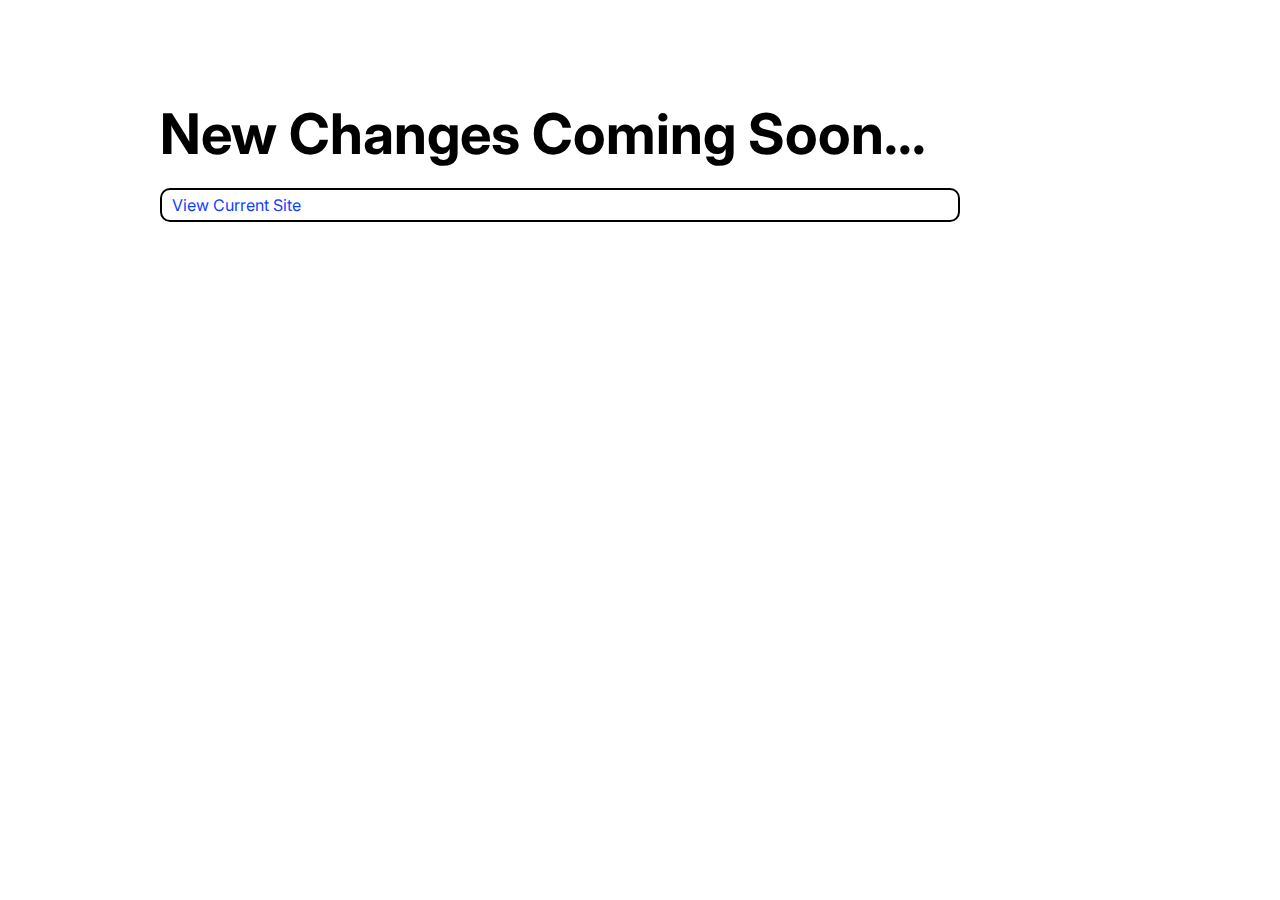
<file: index.html>
<!doctype html>

<html lang="en">

<head>
	<meta charset="utf-8">
	<title>Jonathan Choi — Portfolio</title>
	<link rel="icon" type="image/png" href="img/favicon.png">
	<link rel="stylesheet" href="css/main.css">
	<link rel="stylesheet" href="css/grid.css">
	<link href="https://fonts.googleapis.com/css2?family=Inter:wght@100;200;300;400;500;600;700;800;900&display=swap" rel="stylesheet">

	<meta name="viewport" content="width=device-width, initial-scale=1, minimum-scale=1" />
	<script src="js/themeLocalStorage.js"></script>
</head>

<body>


	<div class="custom-cursor"></div>

	<div class="wrapper">
		<section id="landing-tease">
			<div class="main-grid-container portfolio-tease" block--white">
				<div class="main-grid portfolio-tease">
					<div class="ethos tease-grid">
						<div class="portfolio-teaser-header">
							<h1>New Changes Coming Soon...</h1>
						</div>

						<div class="button tease-button hoverable">
							<a href="old-index.html">View Current Site</a>
						</div>
					</div>
				</div>
			</div>
		</section>
	</div>

	

	<script src="js/navMenu.js"></script>
	<script src="js/indexTabs.js"></script>
	<script src="js/darkModeToggle.js"></script>
	<script src="js/customCursor.js"></script>
</body>

</html>
</file>
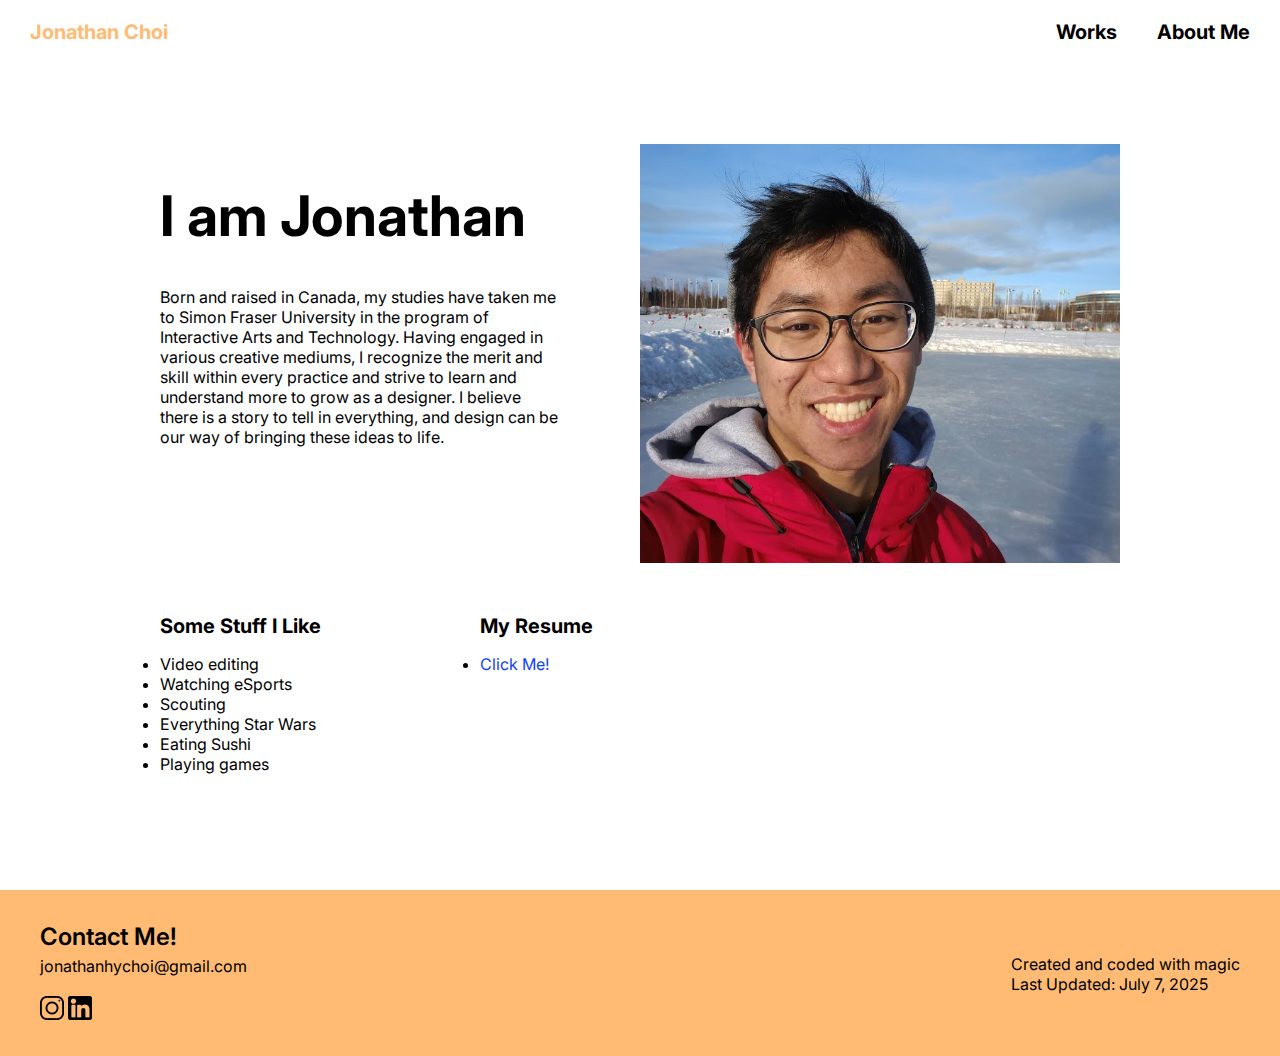
<file: about-me.html>
<!doctype html>

<html lang="en">

<head>
	<meta charset="utf-8">
	<title>About Me — About Jonathan</title>
	<link rel="icon" type="image/png" href="img/favicon.png">
	<link rel="stylesheet" href="css/main.css">
	<link rel="stylesheet" href="css/grid.css">
	<link href="https://fonts.googleapis.com/css2?family=Inter:wght@100;200;300;400;500;600;700;800;900&display=swap" rel="stylesheet">

	<meta name="viewport" content="width=device-width, initial-scale=1, minimum-scale=1" />
	<script src="js/themeLocalStorage.js"></script>
</head>

<body>
	<div class="wrapper">
		<header id="nav-header">
			<div class="nav-logo">
				<a href="old-index.html"><h6 class="light-orange-text">Jonathan Choi</h6></a>
			</div>

			<nav class="nav-links">
				<a href="old-index.html#works"><h6 class="link-one">Works</h6></a>
				<a href="about-me.html"><h6 class="link-two">About Me</h6></a>
			</nav>

			<div class="hamburger-button">
				<div class="hamburger-icon black"></div>
			</div>
		</header>

		<section id="dropdown" class="white">
			<div class="dropdown-menu white">
				<div class="divider-line black"></div>
				<nav class="dropdown-nav-links">
					<a href="old-index.html#works"><h6>Works</h6></a>
					<div class="divider-line black"></div>
					<a href="about-me.html"><h6>About Me</h6></a>
				</nav>
				<div class="divider-line black bottom-line"></div>
			</div>
		</section>


		<div class="main-grid-container about-me">
			<div class="main-grid">
				<div class="about-me-left-side">
					<div class="about-me-name-header">	
						<h1>I am Jonathan</h1>
					</div>
					<div class="about-me-description">
						<p>Born and raised in Canada, my studies have taken me to Simon Fraser University in the program of Interactive Arts and Technology. Having engaged in various creative mediums, I recognize the merit and skill within every practice and strive to learn and understand more to grow as a designer. I believe there is a story to tell in everything, and design can be our way of bringing these ideas to life.</p>
					</div>
				</div>

				<div class="about-me-right-side">
					<div class="image-headshot">
						<img src="img/head-shot-2.jpg" width="677" height="591" alt="An image of Jonathan Choi">
					</div>
				</div>

				<div class="extra-info-1">
					<h6 class="about-h6">Some Stuff I Like</h6>
						<ul class="about-bullets">
							<li>Video editing</li>
							<li>Watching eSports</li>
							<li>Scouting</li>
							<li>Everything Star Wars</li>
							<li>Eating Sushi</li>
							<li>Playing games</li>
						</ul>
				</div>

				<div class="extra-info-2">
					<h6 class="about-h6">My Resume</h6>
						<ul class="about-bullets">
							<li><a href="resources/Resume — Jonathan Choi (2025).pdf" target="_blank">Click Me!</a></li>
						</ul>
				</div>
			</div> <!-- End of main grid -->
		</div> <!-- End of main-grid container -->
	</div> <!-- End of wrapper section -->

	<footer class="light-orange">
		<div class="wrapper">
			<div class="footer-container light-orange">
				<div class="footer-first">
					<div class="footer-header">
						<h5>Contact Me!</h5>
					</div>
					<div class="footer-email">
						<a href="mailto:jonathanhychoi@gmail.com"><p class="footer-fineprint">jonathanhychoi@gmail.com</p></a>
					</div>
					<div class="footer-social-media">
						<a href="https://www.instagram.com/jonathan_choi17/" target="_blank"><img src="img/instagram-icon.png" width="24" height="24" alt="An image of the instagram icon"></a>
						<a href="https://www.linkedin.com/in/jonathan-choi-345033190/" target="_blank"><img src="img/linkedin-icon.png" width="24" height="24" alt="An image of the linkedin icon"></a>
					</div>
				</div>

				<div class="footer-social-media-mobile">
					<a href="https://www.instagram.com/jonathan_choi17/" target="_blank"><img src="img/instagram-icon.png" width="24" height="24" alt="An image of the instagram icon"></a>
					<a href="https://www.linkedin.com/in/jonathan-choi-345033190/" target="_blank"><img src="img/linkedin-icon.png" width="24" height="24" alt="An image of the linkedin icon"></a>
				</div>

				<div class="footer-third">
					<div class="creation-update-text">
						<p class="footer-fineprint">Created and coded with magic</p>
					</div>

					<div class="resources-text">
						<p class="footer-fineprint">Last Updated: July 7, 2025</p>
						<!-- OLD STUFF BELOW :) -->
						<!-- <a href="https://github.com/JChoi07/portfolio" target="_blank"><p class="footer-fineprint">GitHub</p></a>
						<a href="style-guide.html"><p class="footer-fineprint">Style Guide</p></a>
						<a href="references.html"><p class="footer-fineprint">References</p></a> -->
					</div>
				</div>
			</div>
		</div>
	</footer> <!-- End of footer section -->

	<script src="js/navMenu.js"></script>
</body>

</html>
</file>
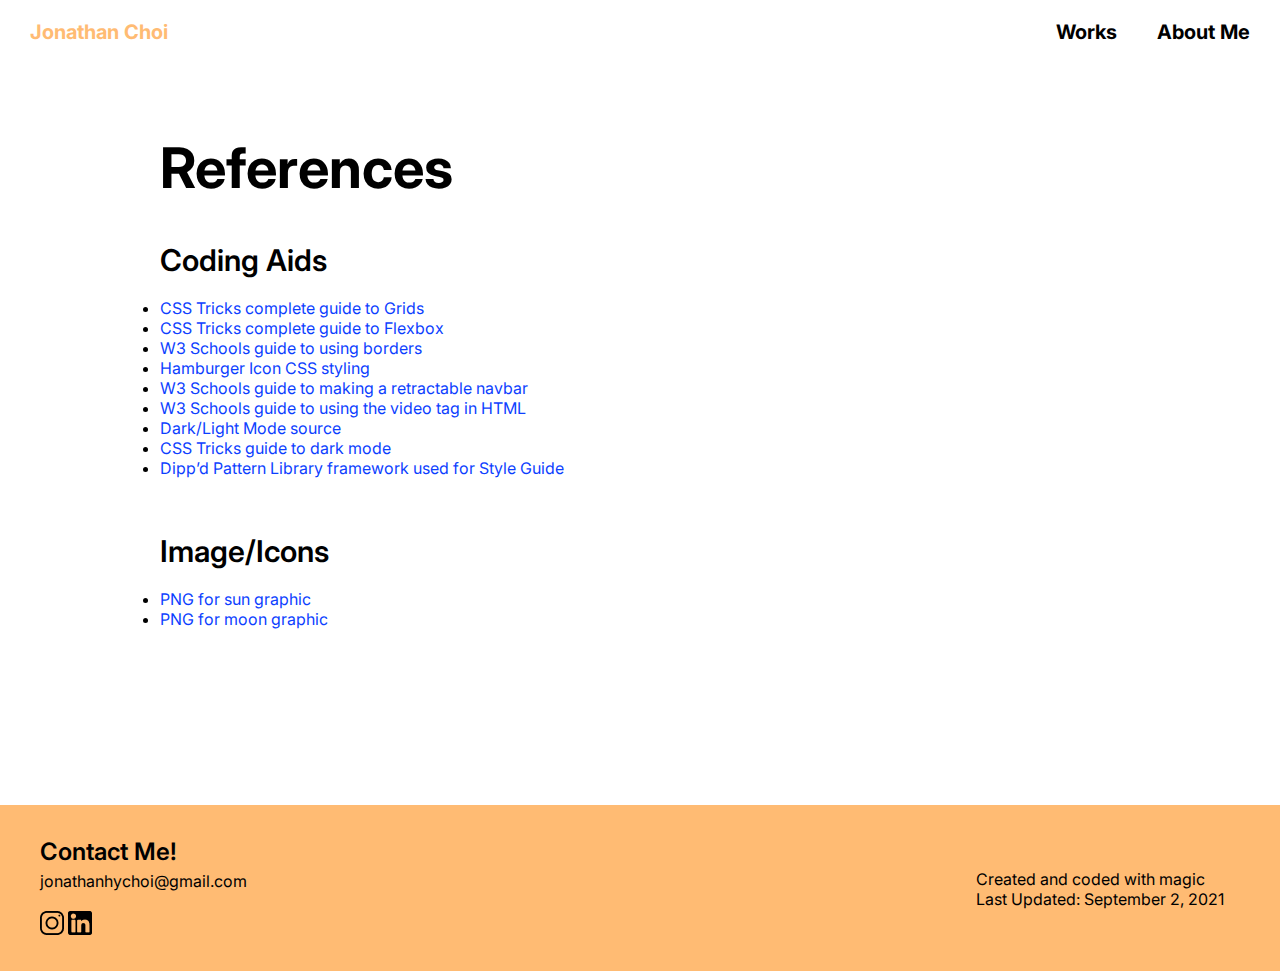
<file: references.html>
<!doctype html>

<html lang="en">

<head>
	<meta charset="utf-8">
	<title>References</title>
	<link rel="icon" type="image/png" href="img/favicon.png">
	<link rel="stylesheet" href="css/main.css">
	<link rel="stylesheet" href="css/grid.css">
	<link href="https://fonts.googleapis.com/css2?family=Inter:wght@100;200;300;400;500;600;700;800;900&display=swap" rel="stylesheet">

	<meta name="viewport" content="width=device-width, initial-scale=1, minimum-scale=1" />
	<script src="js/themeLocalStorage.js"></script>
</head>

<body>
	<div class="wrapper">
		<header id="nav-header">
			<div class="nav-logo">
				<a href="index.html"><h6 class="light-orange-text">Jonathan Choi</h6></a>
			</div>

			<nav class="nav-links">
				<a href="index.html#works"><h6 class="link-one">Works</h6></a>
				<a href="about-me.html"><h6 class="link-two">About Me</h6></a>
			</nav>

			<div class="hamburger-button">
				<div class="hamburger-icon black"></div>
			</div>
		</header>

		<section id="dropdown" class="white">
			<div class="dropdown-menu white">
				<div class="divider-line black"></div>
				<nav class="dropdown-nav-links">
					<a href="index.html#works"><h6>Works</h6></a>
					<div class="divider-line black"></div>
					<a href="about-me.html"><h6>About Me</h6></a>
				</nav>
				<div class="divider-line black bottom-line"></div>
			</div>
		</section>

		<div class="banner-wrapper references">
			<div class="banner">
				<h1>References</h1>
			</div>
		</div>

		<div class="main-grid-container references">
			<div class="main-grid">
				<section id="coding-references">
					<h4>Coding Aids</h4>
					<ul>
						<li><a href="https://css-tricks.com/snippets/css/complete-guide-grid/">CSS Tricks complete guide to Grids</a></li>
						<li><a href="https://css-tricks.com/snippets/css/a-guide-to-flexbox/">CSS Tricks complete guide to Flexbox</a></li>
						<li><a href="https://www.w3schools.com/cssref/pr_border.asp">W3 Schools guide to using borders</a></li>
						<li><a href="https://www.youtube.com/watch?v=dIyVTjJAkLw&t=24s*/">Hamburger Icon CSS styling</a></li> 
						<li><a href="https://www.w3schools.com/howto/howto_js_navbar_hide_scroll.asp">W3 Schools guide to making a retractable navbar</a></li> 
						<li><a href="https://www.w3schools.com/tags/att_video_loop.asp ">W3 Schools guide to using the video tag in HTML</a></li> 
						<li><a href="https://dev.to/ananyaneogi/create-a-dark-light-mode-switch-with-css-variables-34l8 ">Dark/Light Mode source</a></li> 
						<li><a href="https://css-tricks.com/a-complete-guide-to-dark-mode-on-the-web/">CSS Tricks guide to dark mode</a></li> 
						<li><a href="http://www.sfu.ca/~ybaik/iat339/Dippd-Pattern-Library/index.html">Dipp’d Pattern Library framework used for Style Guide</a></li>
					</ul>
				</section>

				<section id="image-icons-references">
					<h4>Image/Icons</h4>
					<ul>
						<li><a href="https://cdn1.iconfinder.com/data/icons/feather-2/24/sun-256.png">PNG for sun graphic</a></li>
						<li><a href="https://cdn4.iconfinder.com/data/icons/ionicons/512/icon-ios7-moon-outline-256.png">PNG for moon graphic</a></li>
					</ul>
				</section>
			</div> <!-- End of main grid -->
		</div> <!-- End of main-grid container -->
	</div> <!-- End of wrapper section -->

	<footer class="light-orange">
		<div class="wrapper">
			<div class="footer-container light-orange">
				<div class="footer-first">
					<div class="footer-header">
						<h5>Contact Me!</h5>
					</div>
					<div class="footer-email">
						<a href="mailto:jonathanhychoi@gmail.com"><p class="footer-fineprint">jonathanhychoi@gmail.com</p></a>
					</div>
					<div class="footer-social-media">
						<a href="https://www.instagram.com/jonathan_choi17/" target="_blank"><img src="img/instagram-icon.png" width="24" height="24" alt="An image of the instagram icon"></a>
						<a href="https://www.linkedin.com/in/jonathan-choi-345033190/" target="_blank"><img src="img/linkedin-icon.png" width="24" height="24" alt="An image of the linkedin icon"></a>
					</div>
				</div>

				<div class="footer-social-media-mobile">
					<a href="https://www.instagram.com/jonathan_choi17/" target="_blank"><img src="img/instagram-icon.png" width="24" height="24" alt="An image of the instagram icon"></a>
					<a href="https://www.linkedin.com/in/jonathan-choi-345033190/" target="_blank"><img src="img/linkedin-icon.png" width="24" height="24" alt="An image of the linkedin icon"></a>
				</div>

				<div class="footer-third">
					<div class="creation-update-text">
						<p class="footer-fineprint">Created and coded with magic</p>
					</div>

					<div class="resources-text">
						<p class="footer-fineprint">Last Updated: September 2, 2021</p>
						<!-- OLD STUFF BELOW :) -->
						<!-- <a href="https://github.com/JChoi07/portfolio" target="_blank"><p class="footer-fineprint">GitHub</p></a>
						<a href="style-guide.html"><p class="footer-fineprint">Style Guide</p></a>
						<a href="references.html"><p class="footer-fineprint">References</p></a> -->
					</div>
				</div>
			</div>
		</div>
	</footer> <!-- End of footer section -->

	<script src="js/navMenu.js"></script>
</body>

</html>
</file>
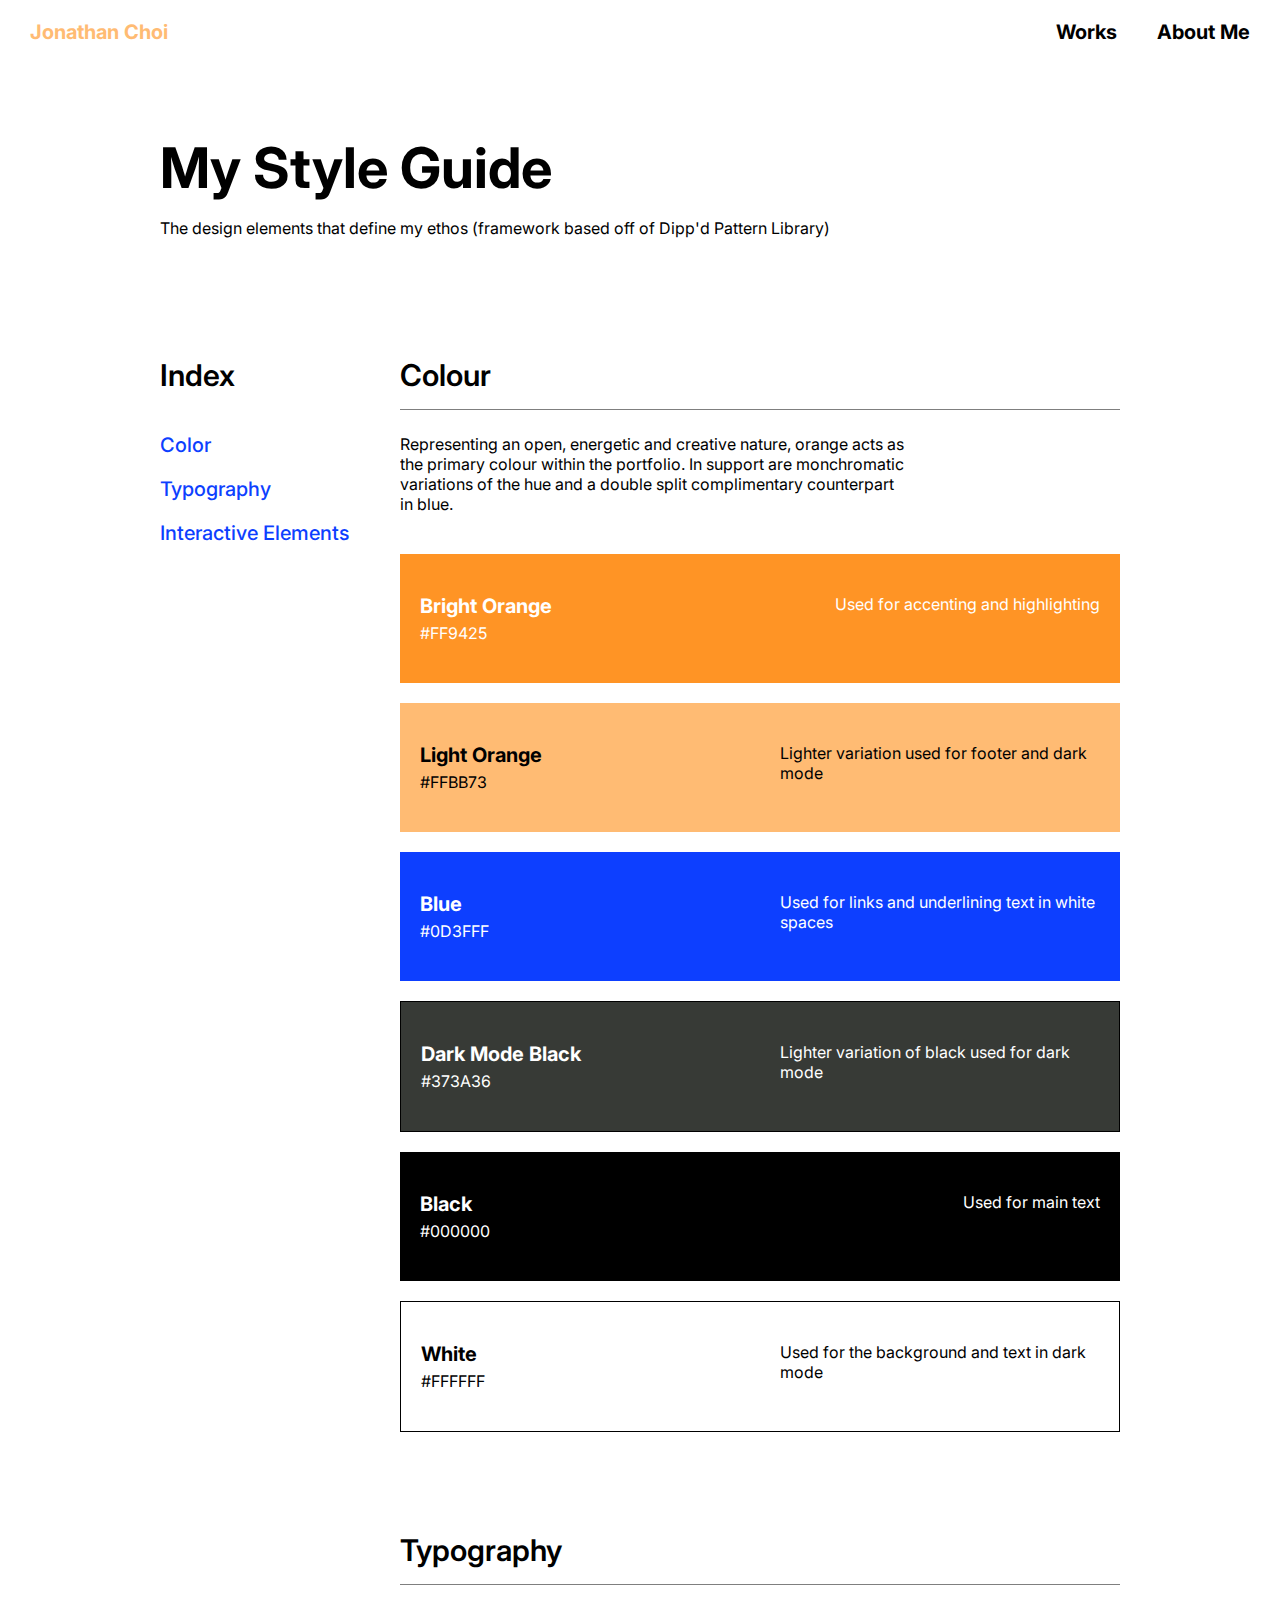
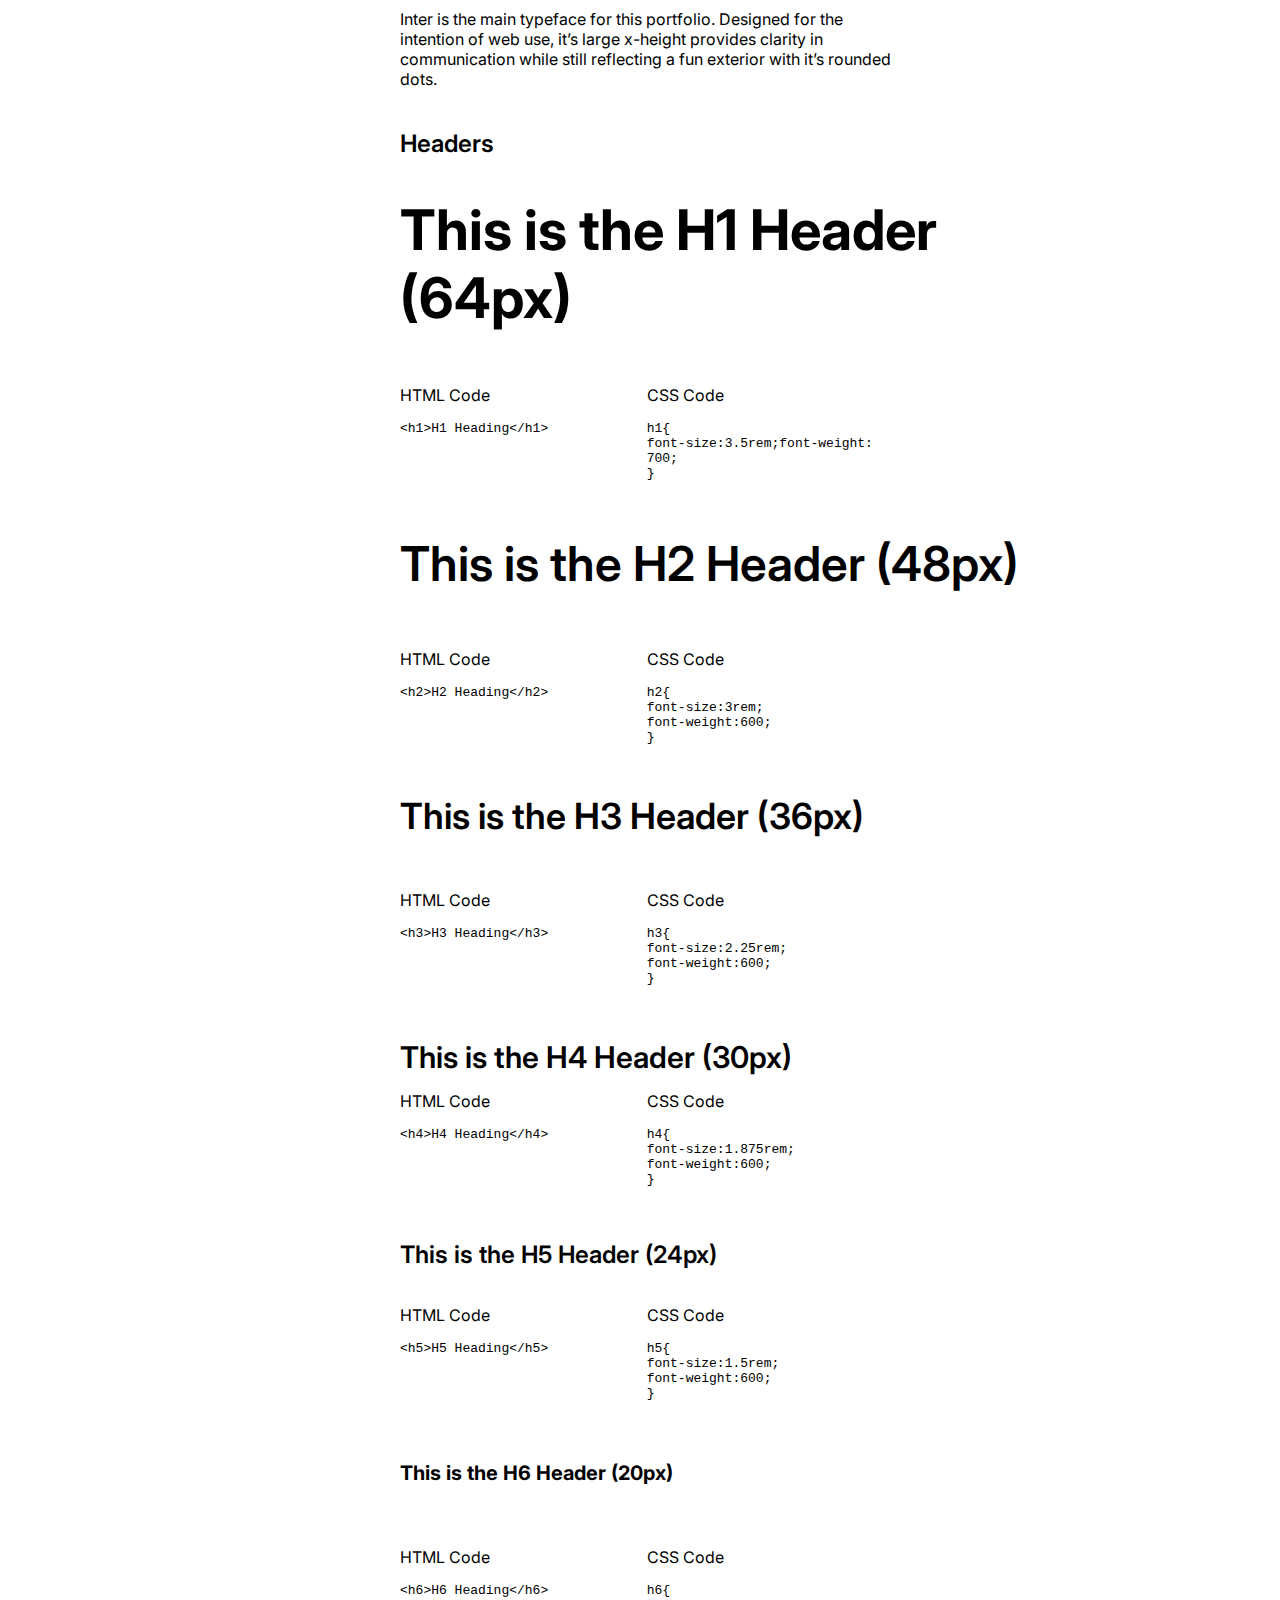
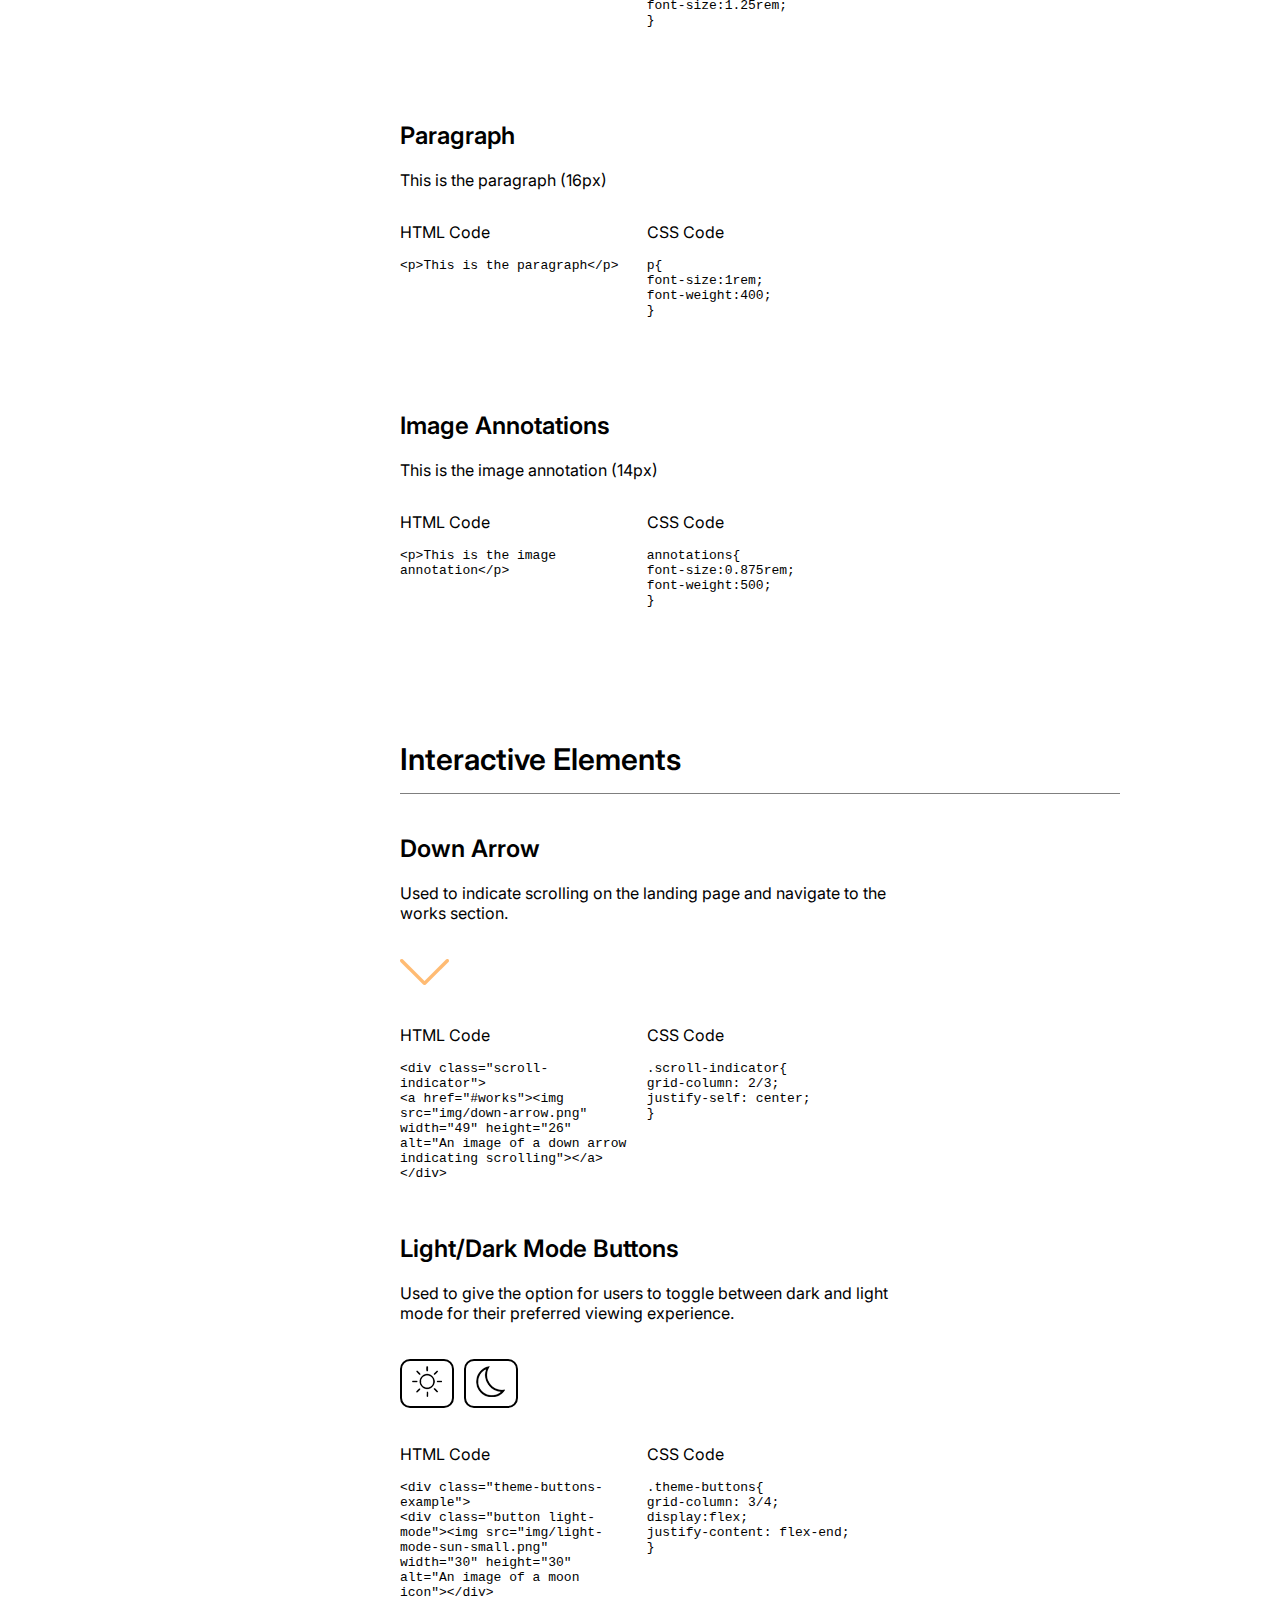
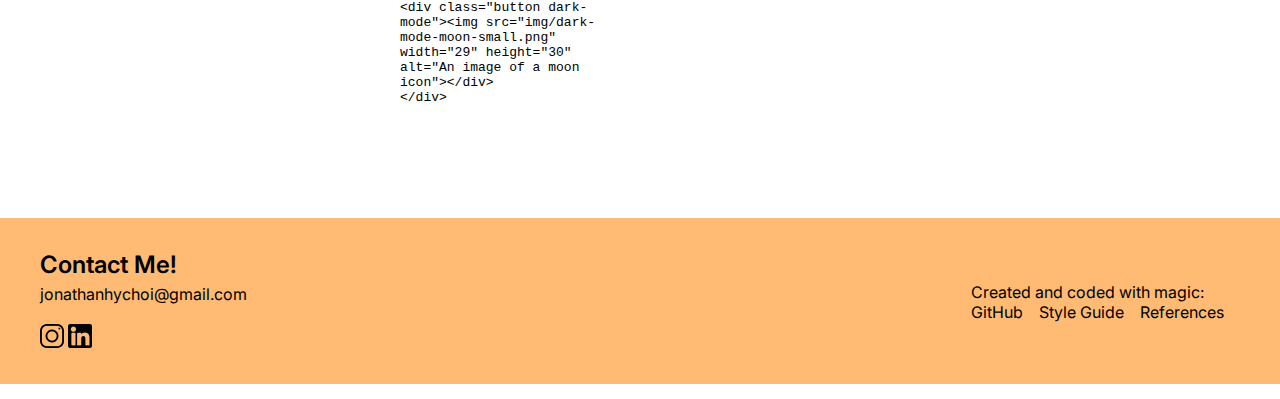
<file: style-guide.html>
<!doctype html>

<html lang="en">

<head>
	<meta charset="utf-8">
	<title>Style Guide</title>
	<link rel="icon" type="image/png" href="img/favicon.png">
	<link rel="stylesheet" href="css/main.css">
	<link rel="stylesheet" href="css/grid.css">
	<link href="https://fonts.googleapis.com/css2?family=Inter:wght@100;200;300;400;500;600;700;800;900&display=swap" rel="stylesheet">

	<meta name="viewport" content="width=device-width, initial-scale=1, minimum-scale=1" />
	<script src="js/themeLocalStorage.js"></script>
</head>

<body>
	<header id="nav-header">
		<div class="nav-logo">
			<a href="index.html"><h6 class="light-orange-text">Jonathan Choi</h6></a>
		</div>

		<nav class="nav-links">
			<a href="index.html#works"><h6 class="link-one">Works</h6></a>
			<a href="about-me.html"><h6 class="link-two">About Me</h6></a>
		</nav>

		<div class="hamburger-button">
			<div class="hamburger-icon black"></div>
		</div>
	</header>

	<section id="dropdown" class="white">
		<div class="dropdown-menu white">
			<div class="divider-line black"></div>
			<nav class="dropdown-nav-links">
				<a href="index.html#works"><h6>Works</h6></a>
				<div class="divider-line black"></div>
				<a href="about-me.html"><h6>About Me</h6></a>
			</nav>
			<div class="divider-line black bottom-line"></div>
		</div>
	</section>

	<div class="banner-wrapper">
		<div class="banner">
			<h1>My Style Guide</h1>
			<p>The design elements that define my ethos (framework based off of Dipp'd Pattern Library)</p>
		</div>
	</div>

	<div class="main-grid-container style-guide">
		<div class="main-grid">
			<aside class="aside-menu">
				<div class="sticky-element white">
					<h4>Index</h4>
					<div class="index-links">
						<a href="#colour-section"><h6 class="medium">Color</h6></a>
						<a href="#typography-section"><h6 class="medium">Typography</h6></a>
						<a href="#interactive-elements-section"><h6 class="medium">Interactive Elements</h6></a>
					</div>
				</div>
			</aside>

			<div class="main-section">
				<section id="colour-section" class="style-guide-section">
					<h4>Colour</h4>
					<div class="divider-line"></div>
					<div class="style-guide-paragraphs">
						<p>Representing an open, energetic and creative nature, orange acts as the primary colour within the portfolio. In support are monchromatic variations of the hue and a double split complimentary counterpart in blue.</p>
					</div>

					<div class="colour-swatch regular-orange">
						<div class="colour-name">
							<h6>Bright Orange</h6>
							<p>#FF9425</p>
						</div>
						<div class="colour-description">
							<p>Used for accenting and highlighting</p>
						</div>
					</div>
					<div class="colour-swatch light-orange">
						<div class="colour-name">
							<h6 class="black-text">Light Orange</h6>
							<p class="black-text">#FFBB73</p>
						</div>
						<div class="colour-description">
							<p class="black-text">Lighter variation used for footer and dark mode</p>
						</div>
					</div>
					<div class="colour-swatch blue">
						<div class="colour-name">
							<h6 class="white-text">Blue</h6>
							<p class="white-text">#0D3FFF</p>
						</div>
						<div class="colour-description">
							<p class="white-text">Used for links and underlining text in white spaces</p>
						</div>
					</div>
					<div class="colour-swatch dark-mode-black">
						<div class="colour-name">
							<h6 class="white-text">Dark Mode Black</h6>
							<p class="white-text">#373A36</p>
						</div>
						<div class="colour-description">
							<p class="white-text">Lighter variation of black used for dark mode</p>
						</div>
					</div>
					<div class="colour-swatch black">
						<div class="colour-name">
							<h6 class="white-text">Black</h6>
							<p class="white-text">#000000</p>
						</div>
						<div class="colour-description">
							<p class="white-text">Used for main text</p>
						</div>
					</div>
					<div class="colour-swatch white">
						<div class="colour-name">
							<h6 class="black-text">White</h6>
							<p class="black-text">#FFFFFF</p>
						</div>
						<div class="colour-description">
							<p class="black-text">Used for the background and text in dark mode</p>
						</div>
					</div>
				</section><!--  End of colour section -->

				<section id="typography-section" class="style-guide-section">
					<h4>Typography</h4>
					<div class="divider-line"></div>
					<div class="style-guide-paragraphs">
						<p>Inter is the main typeface for this portfolio. Designed for the intention of web use, it’s large x-height provides clarity in communication while still reflecting a fun exterior with it’s rounded dots.</p>
					</div>

					<div class="headers">
						<h5>Headers</h5>
						<h1>This is the H1 Header (64px)</h1>
						<div class="code-snippet">
							<div class="html-code">
								<p>HTML Code</p>
								<pre><code>&lt;h1&gt;H1 Heading&lt;/h1&gt;
								</code></pre>
							</div>
							<div class="css-code">
								<p>CSS Code</p>
								<pre><code>h1&lcub;
									font-size:3.5rem;font-weight: 700;
								&rcub;
								</code></pre>
							</div>
						</div>

						<h2>This is the H2 Header (48px)</h2>
						<div class="code-snippet">
							<div class="html-code">
								<p>HTML Code</p>
								<pre><code>&lt;h2&gt;H2 Heading&lt;/h2&gt;
								</code></pre>
							</div>
							<div class="css-code">
								<p>CSS Code</p>
								<pre><code>h2&lcub;
									font-size:3rem;
									font-weight:600;
								&rcub;
								</code></pre>
							</div>
						</div>

						<h3>This is the H3 Header (36px)</h3>
						<div class="code-snippet">
							<div class="html-code">
								<p>HTML Code</p>
								<pre><code>&lt;h3&gt;H3 Heading&lt;/h3&gt;
								</code></pre>
							</div>
							<div class="css-code">
								<p>CSS Code</p>
								<pre><code>h3&lcub;
									font-size:2.25rem;
									font-weight:600;
								&rcub;
								</code></pre>
							</div>
						</div>

						<h4>This is the H4 Header (30px)</h4>
						<div class="code-snippet">
							<div class="html-code">
								<p>HTML Code</p>
								<pre><code>&lt;h4&gt;H4 Heading&lt;/h4&gt;
								</code></pre>
							</div>
							<div class="css-code">
								<p>CSS Code</p>
								<pre><code>h4&lcub;
									font-size:1.875rem;
									font-weight:600;
								&rcub;
								</code></pre>
							</div>
						</div>

						<h5>This is the H5 Header (24px)</h5>
						<div class="code-snippet">
							<div class="html-code">
								<p>HTML Code</p>
								<pre><code>&lt;h5&gt;H5 Heading&lt;/h5&gt;
								</code></pre>
							</div>
							<div class="css-code">
								<p>CSS Code</p>
								<pre><code>h5&lcub;
									font-size:1.5rem;
									font-weight:600;
								&rcub;
								</code></pre>
							</div>
						</div>

						<h6>This is the H6 Header (20px)</h6>
						<div class="code-snippet">
							<div class="html-code">
								<p>HTML Code</p>
								<pre><code>&lt;h6&gt;H6 Heading&lt;/h6&gt;
								</code></pre>
							</div>
							<div class="css-code">
								<p>CSS Code</p>
								<pre><code>h6&lcub;
									font-size:1.25rem;
								&rcub;
								</code></pre>
							</div>
						</div>
					</div> <!-- End of headers class -->

					<div class="paragraphs">
						<h5>Paragraph</h5>
						<p>This is the paragraph (16px)</p>
						<div class="code-snippet">
							<div class="html-code">
								<p>HTML Code</p>
								<pre><code>&lt;p&gt;This is the paragraph&lt;/p&gt;
								</code></pre>
							</div>
							<div class="css-code">
								<p>CSS Code</p>
								<pre><code>p&lcub;
									font-size:1rem;
									font-weight:400;
								&rcub;
								</code></pre>
							</div>
						</div>
					</div> <!-- End of paragraphs class -->

					<div class="image-annotations">
						<h5>Image Annotations</h5>
						<p>This is the image annotation (14px)</p>
						<div class="code-snippet">
							<div class="html-code">
								<p>HTML Code</p>
								<pre><code>&lt;p&gt;This is the image annotation&lt;/p&gt;
								</code></pre>
							</div>
							<div class="css-code">
								<p>CSS Code</p>
								<pre><code>annotations&lcub;
									font-size:0.875rem;
									font-weight:500;
								&rcub;
								</code></pre>
							</div>
						</div>
					</div> <!-- End of image annotations class -->
				</section> <!-- End of typography section -->

				<section id="interactive-elements-section" class="style-guide-section">
					<h4>Interactive Elements</h4>
					<div class="divider-line"></div>
					<h5>Down Arrow</h5>
					<div class="style-guide-paragraphs">
						<p>Used to indicate scrolling on the landing page and navigate to the works section.</p>
					</div>
					<div class="scroll-indicator-example">
						<a href="#0"><img src="img/down-arrow.png" width="49" height="26" alt="An image of a down arrow indicating scrolling"></a>
					</div>
					<div class="code-snippet">
						<div class="html-code">
							<p>HTML Code</p>
							<pre><code>&lt;div class="scroll-indicator"&gt;
								&lt;a href="#works"&gt;&lt;img src="img/down-arrow.png" width="49" height="26" alt="An image of a down arrow indicating scrolling"&gt;&lt;/a&gt;
							&lt;/div&gt;
							</code></pre>
						</div>
						<div class="css-code">
							<p>CSS Code</p>
							<pre><code>.scroll-indicator&lcub;
								grid-column: 2/3;
								justify-self: center;
							&rcub;
							</code></pre>
						</div>
					</div>

					<h5>Light/Dark Mode Buttons</h5>
					<div class="style-guide-paragraphs">
						<p>Used to give the option for users to toggle between dark and light mode for their preferred viewing experience.</p>
					</div>
					<div class="theme-buttons-example">
						<div class="button light-mode"><img src="img/light-mode-sun-small2.png" width="30" height="31" alt="An image of a moon icon"></div>
						<div class="button dark-mode"><img src="img/dark-mode-moon-small2.png" width="30" height="31" alt="An image of a moon icon"></div>
					</div>
					<div class="code-snippet">
						<div class="html-code">
							<p>HTML Code</p>
							<pre><code>&lt;div class="theme-buttons-example"&gt;
								&lt;div class="button light-mode"&gt;&lt;img src="img/light-mode-sun-small.png" width="30" height="30" alt="An image of a moon icon"&gt;&lt;/div&gt;
								&lt;div class="button dark-mode"&gt;&lt;img src="img/dark-mode-moon-small.png" width="29" height="30" alt="An image of a moon icon"&gt;&lt;/div&gt;
							&lt;/div&gt;
							</code></pre>
						</div>
						<div class="css-code">
							<p>CSS Code</p>
							<pre><code>.theme-buttons&lcub;
								grid-column: 3/4;
								display:flex;
								justify-content: flex-end;
							&rcub;
							</code></pre>
						</div>
					</div>
				</section> <!-- End of interactive elements section -->
			</div>
		</div> <!-- End of main grid -->
	</div> <!-- End of main-grid container -->


	<footer>
		<div class="footer-container light-orange">
			<div class="footer-first">
				<div class="footer-header">
					<h5>Contact Me!</h5>
				</div>
				<div class="footer-email">
					<a href="mailto:jonathanhychoi@gmail.com"><p class="footer-fineprint">jonathanhychoi@gmail.com</p></a>
				</div>
				<div class="footer-social-media">
					<a href="https://www.instagram.com/jonathan_choi17/" target="_blank"><img src="img/instagram-icon.png" width="24" height="24" alt="An image of the instagram icon"></a>
					<a href="https://www.linkedin.com/in/jonathan-choi-345033190/" target="_blank"><img src="img/linkedin-icon.png" width="24" height="24" alt="An image of the linkedin icon"></a>
				</div>
			</div>

			<div class="footer-social-media-mobile">
				<a href="https://www.instagram.com/jonathan_choi17/" target="_blank"><img src="img/instagram-icon.png" width="24" height="24" alt="An image of the instagram icon"></a>
				<a href="https://www.linkedin.com/in/jonathan-choi-345033190/" target="_blank"><img src="img/linkedin-icon.png" width="24" height="24" alt="An image of the linkedin icon"></a>
			</div>

			<div class="footer-third">
				<div class="creation-update-text">
					<p class="footer-fineprint">Created and coded with magic:</p>
				</div>

				<div class="resources-text">
					<a href="https://github.com/JChoi07/portfolio" target="_blank"><p class="footer-fineprint">GitHub</p></a>
					<a href="style-guide.html"><p class="footer-fineprint">Style Guide</p></a>
					<a href="references.html"><p class="footer-fineprint">References</p></a>
				</div>
			</div>
		</div>
	</footer> <!-- End of footer section -->

	<script src="js/navMenu.js"></script>
</body>

</html>
</file>
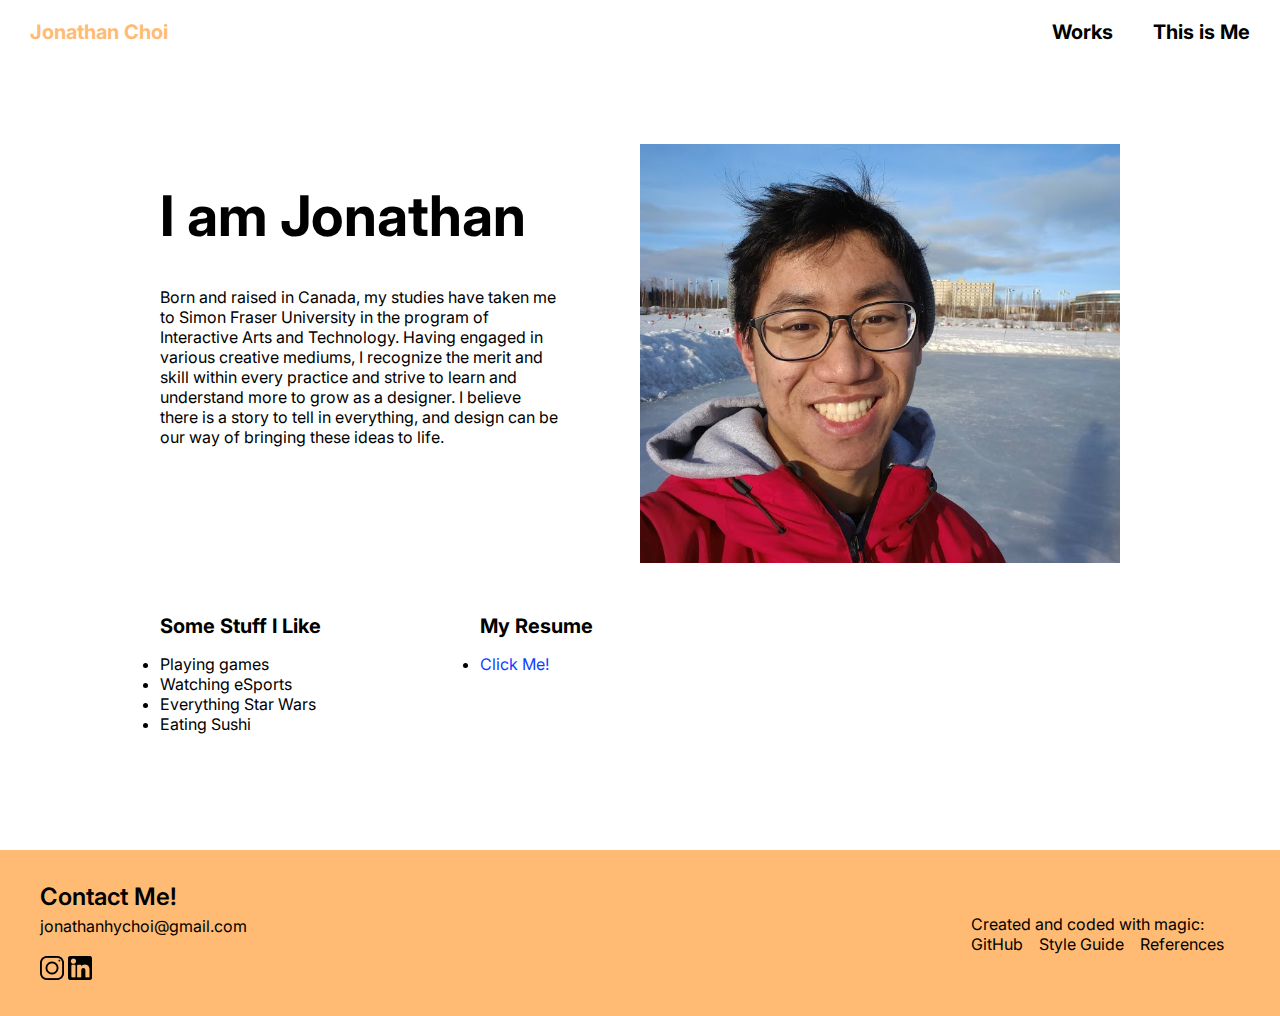
<file: this-is-me.html>
<!doctype html>

<html lang="en">

<head>
	<meta charset="utf-8">
	<title>This is Me — About Jonathan</title>
	<link rel="stylesheet" href="css/main.css">
	<link rel="stylesheet" href="css/grid.css">
	<link href="https://fonts.googleapis.com/css2?family=Inter:wght@100;200;300;400;500;600;700;800;900&display=swap" rel="stylesheet">

	<meta name="viewport" content="width=device-width, initial-scale=1, minimum-scale=1" />
</head>

<body>
	<header id="nav-header">
		<div class="nav-logo">
			<a href="index.html"><h6 class="light-orange-text">Jonathan Choi</h6></a>
		</div>

		<nav class="nav-links">
			<a href="index.html#works"><h6 class="link-one">Works</h6></a>
			<a href="this-is-me.html"><h6 class="link-two">This is Me</h6></a>
		</nav>

		<div class="hamburger-button">
			<div class="hamburger-icon black"></div>
		</div>
	</header>

	<section id="dropdown" class="white">
		<div class="dropdown-menu white">
			<div class="divider-line black"></div>
			<nav class="dropdown-nav-links">
				<a href="index.html#works"><h6>Works</h6></a>
				<div class="divider-line black"></div>
				<a href="this-is-me.html"><h6>This is Me</h6></a>
			</nav>
			<div class="divider-line black bottom-line"></div>
		</div>
	</section>


	<div class="main-grid-container about-me">
		<div class="main-grid">
			<div class="about-me-left-side">
				<div class="about-me-name-header">	
					<h1>I am Jonathan</h1>
				</div>
				<div class="about-me-description">
					<p>Born and raised in Canada, my studies have taken me to Simon Fraser University in the program of Interactive Arts and Technology. Having engaged in various creative mediums, I recognize the merit and skill within every practice and strive to learn and understand more to grow as a designer. I believe there is a story to tell in everything, and design can be our way of bringing these ideas to life.</p>
				</div>
			</div>

			<div class="about-me-right-side">
				<div class="image-headshot">
					<img src="img/head-shot-2.jpg" width="677" height="591" alt="An image of Jonathan Choi">
				</div>
			</div>

			<div class="extra-info-1">
				<h6 class="about-h6">Some Stuff I Like</h6>
					<ul class="about-bullets">
						<li>Playing games</li>
						<li>Watching eSports</li>
						<li>Everything Star Wars</li>
						<li>Eating Sushi</li>
					</ul>
			</div>

			<div class="extra-info-2">
				<h6 class="about-h6">My Resume</h6>
					<ul class="about-bullets">
						<li><a href="resources/Resume-Jonathan Choi-(Final Copy).pdf" target="_blank">Click Me!</a></li>
					</ul>
			</div>
		</div> <!-- End of main grid -->
	</div> <!-- End of main-grid container -->


	<footer>
		<div class="footer-container light-orange">
			<div class="footer-first">
				<div class="footer-header">
					<h5>Contact Me!</h5>
				</div>
				<div class="footer-email">
					<a href="mailto:jonathanhychoi@gmail.com"><p class="footer-fineprint">jonathanhychoi@gmail.com</p></a>
				</div>
				<div class="footer-social-media">
					<a href="https://www.instagram.com/jonathan_choi17/" target="_blank"><img src="img/instagram-icon.png" width="24" height="24" alt="An image of the instagram icon"></a>
					<a href="https://www.linkedin.com/in/jonathan-choi-345033190/" target="_blank"><img src="img/linkedin-icon.png" width="24" height="24" alt="An image of the linkedin icon"></a>
				</div>
			</div>

			<div class="footer-social-media-mobile">
				<a href="https://www.instagram.com/jonathan_choi17/" target="_blank"><img src="img/instagram-icon.png" width="24" height="24" alt="An image of the instagram icon"></a>
				<a href="https://www.linkedin.com/in/jonathan-choi-345033190/" target="_blank"><img src="img/linkedin-icon.png" width="24" height="24" alt="An image of the linkedin icon"></a>
			</div>

			<div class="footer-third">
				<div class="creation-update-text">
					<p class="footer-fineprint">Created and coded with magic:</p>
				</div>

				<div class="resources-text">
					<a href="https://github.com/JChoi07/portfolio" target="_blank"><p class="footer-fineprint">GitHub</p></a>
					<a href="style-guide.html"><p class="footer-fineprint">Style Guide</p></a>
					<a href="references.html"><p class="footer-fineprint">References</p></a>
				</div>
			</div>
		</div>
	</footer> <!-- End of footer section -->

	<script src="js/navMenu.js"></script>
</body>

</html>
</file>
<file: css/main.css>
/*REFERENCES (Also found in the code)
- Hamburger menu reference: https://www.youtube.com/watch?v=dIyVTjJAkLw&t=24s
- Dark/Light Mode source:https://dev.to/ananyaneogi/create-a-dark-light-mode-switch-with-css-variables-34l8*/

/*TABLE OF CONTENTS (MAIN PAGE SECTIONS)
Control F to these sections:
- GLOBAL
	- Typography
	- Color Swatches
	- Buttons
	- Navigation Bar
	- Divider Line
	- Footer
	- Image Stuff
- INDEX
	- Landing Page
	- Works Sections
- WORKS PAGE (VENTURA FUTURE)
	- Work Preview Section
	- Graphic Assets
	- Microsite Assets
	- Final Thoughts and Index
- WORKS PAGE (DIPP'D DONUTS)
	- Work Preview Section
	- Research Gatherings
	- Brand Iterations
	- Implementing the Design
	- Final Video Assets
- WORKS PAGE (TWITCH)
	- Brand and User Research
- ABOUT ME
- STYLE GUIDE
- REFERENCES
*/


/*GLOBAL========================================================================*/
*{
	box-sizing: border-box;
/*	transition: background 0.6s ease-in-out, color 0.5s ease-in-out;*/
}

/*Dark/Light Mode Theme*/
/*Dark/Light Mode source:https://dev.to/ananyaneogi/create-a-dark-light-mode-switch-with-css-variables-34l8*/
:root{
	--primary-color:#FF9425;
	--secondary-color:#FFBB73;
	--tertiary-color:#0D3FFF;
	--font-color:black;
	--bg-color:#FFFFFF;
	--heading-color:black;
	--line-color:rgb(0,0,0, .5);

}

[data-theme="dark"]{
	--primary-color:#FF9425;
	--secondary-color:#FFBB73;
	--tertiary-color:#26C5FF;
	--font-color:white;
	--bg-color:#272727;
	--heading-color:white;
	--line-color:white;
}

body{
	font-family:"Inter", sans-serif;
	font-weight:400;
	margin:0;
	background-color:var(--bg-color);
}


html{
	scroll-behavior: smooth;
}

a{
	color:var(--tertiary-color);
	text-decoration:none;
}

a:hover{
	color:var(--tertiary-color);
	text-decoration:underline;
}

pre{
	white-space: pre-line;
}

figure{
	margin-top: 0;
	margin-left: 0;
	margin-right: 0;
	margin-bottom: 0;
}


/*TYPOGRAPHY-----------------------------------------------------------------------*/
h1{
	font-size:3.5rem;
	font-weight: 700;
}

h2{
	font-size:3rem;
	font-weight:600;
}

h3{
	font-size:2.25rem;
	font-weight:600;
}

h4{
	font-size:1.875rem;
	font-weight:600;
}

h5{
	font-size:1.5rem;
	font-weight:600;
}

h6{
	font-size:1.25rem;
}


p{
	font-size:1rem;
	font-weight:400;
}

.content-list-parent{
	padding-top:1rem;
}

.content-list-child{
	padding-bottom:1rem;
}

.list{
	grid-column:2/11;
}
.footer-social-media-mobile{
	display:none;
}

.footer-fineprint{
	font-size:1rem;
}

.annotations{
	font-size:0.875rem;
	font-weight:500;
	/*font-style:italic;*/
}

.semi-bold-orange-text{
	font-weight:600;
	color:#FF9425;
}

.semi-bold{
	font-weight:600;
}

.medium{
	font-weight:500;
}

.non-bold{
	font-weight:400;
}

.img-caption{
	text-align: center;
	font-size: 0.875rem;
}

.annotation-quote{
	margin-top:2rem;
	margin-bottom:0.5rem;
}

.annotation-quote-body{
	margin-top:0rem;
	margin-bottom:0.5rem;
}

.annotation-quote-name{
	margin-top:0rem;
	font-size:0.813rem;
	font-style:italic;
}

/*COLOR SWATCHES---------------------------------------------------------------------------------------------*/
.regular-orange{
	background:#FF9425;
	color:#FFFFFF;
}

.light-orange{
	background:#FFBB73;
}

.blue{
	background:#0D3FFF;
}

.light-blue{
	background:#26C5FF;
}

.dark-mode-black{
	background:#373A36;
}

.regular-orange-text{
	color:#FF9425;
}

.light-orange-text{
	color:#FFBB73;
}

.blue-text{
	color:#0D3FFF;
}

.black{
	background:black;
}

.white{
	background:white;
}

.black-text{
	color:black;
}

.white-text{
	color:white;
}

/*BUTTONS------------------------------------------------------------------------------------------*/
.button{
	border-radius:10px;
	padding:5px 10px 5px 10px;
	border:2px solid black;
	background:white;
	cursor:pointer;
}

.button.light-mode{
	margin-right:0.625rem;
}


/*NAVIGATION BAR---------------------------------------------------------------------------------*/
header{
	position:sticky;
	top:0;
	z-index:1200;
	display:flex;
	justify-content: space-between;
	align-items: center;
	padding:1.25rem 1.875rem;
	transition:top 0.3s;
	background-color:var(--bg-color);
}

header a{
	text-decoration: none;
}

header a:hover{
	text-decoration-color:var(--tertiary-color);
	text-decoration-thickness:3px;
}

.nav-logo a:hover{
	text-decoration:none;
}

.nav-logo h6{
	margin:0;
}

.nav-links{
	display:flex;
	justify-content: space-between;
}

.nav-links h6{
	display:flex;
	justify-content: space-between;
	margin:0;
	/*color:var(--font-color);*/
}

.nav-links a{
	color:var(--font-color);
	text-decoration-color:#0D3FFF;
}

.link-one{
	padding-right:2.5rem;
}


/***Hamburger Menu***/
/*- Hamburger menu reference: https://www.youtube.com/watch?v=dIyVTjJAkLw&t=24s*/

.hamburger-button{
	display:none;
	position:relative;
	width:45px;
	height:40px;
	cursor:pointer;
	transition:all .3s ease-in-out;
	/*border:3px solid black*/
}

.hamburger-icon{
	width:40px;
	height:2px;
	transition:all .3s ease-in-out;
	background:var(--font-color);
}

.hamburger-icon::before,
.hamburger-icon::after {
	content:'';
	position:absolute;
	width:40px;
	height:2px;
	transition:all .3s ease-in-out;
	background:var(--font-color);
}

.hamburger-icon::before{
	transform:translateY(-10px);
}

.hamburger-icon::after{
	transform:translateY(10px);
}

/*Hamburger Animation*/
.hamburger-button.open .hamburger-icon{
	transform:translate(-10px);
	background:transparent;
}

.hamburger-button.open .hamburger-icon::before{
	transform: rotate(45deg) translate(8px, -8px)
}

.hamburger-button.open .hamburger-icon::after{
	transform: rotate(-45deg) translate(8px, 8px)
}

/***Dropdown***/
#dropdown{
	position:absolute;
	top:78px;
	z-index:1199;
	width:100%;
	display:none;
	background:var(--bg-color);
}

#dropdown.active{
	display:block;
}

.dropdown-menu{
	position:fixed;
	width:100%;
	z-index:1198;
	background:var(--bg-color);
}

#dropdown .divider-line{
	width:100%;
	margin-top:0.313rem;
	margin-bottom:0.313rem;
}

#dropdown .divider-line.bottom-line{
	margin-bottom:0;
}

#dropdown h6{
	margin:0;
	padding-top:1rem;
	padding-bottom:1rem;
	padding-right:1.875rem;
}

.nav-wrapper{
	display: flex;
	justify-content: flex-end;
	text-align:right;
}

.dropdown-nav-links a{
	color:black;
	text-align:right;
	color:var(--font-color);
	text-decoration-color: #0D3FFF;
}

/*dropdown animation*/
.dropdown-menu.open{
	animation:dropdownOpen 300ms ease-in forwards;
}

.dropdown-menu.close{
	animation:dropdownClose 300ms ease-out forwards;
}

@keyframes dropdownWrapper{
	0%{
		/*transform:scale(0);*/
		transform:translateY(-600px);
	}
	80%{
		/*transform:scale(1.1);*/
	}
	100%{
		/*transform:scale(1);*/
		transform:translateY(0);
	}
}


@keyframes dropdownOpen{
	0%{
		/*transform:scale(0);*/
		transform:translateY(-600px);
	}
	80%{
		/*transform:scale(1.1);*/
	}
	100%{
		/*transform:scale(1);*/
		transform:translateY(0);
	}
}

@keyframes dropdownClose{
	0%{
		/*transform:scale(0);*/
		transform:translateY(0px);
	}
	80%{
		/*transform:scale(1.1);*/
	}
	100%{
		/*transform:scale(1);*/
		transform:translateY(-600px);
	}
}




/*DIVIDER LINE--------------------------------------------------------------------------------------*/
.divider-line{
	display:block;
	width:clamp(70%,75%,80%);
	height:1px;
	margin: 1em 0;
	padding:0;
	background:var(--line-color);
	/*background:rgb(0,0,0,.6);*/
}

/*FOOTER------------------------------------------------------------------------------------------------*/
.footer-container{
	display:grid;
	padding:2rem 2.5rem;
	grid-template-columns: repeat(3, 1fr);
}

.footer-container a{
	text-decoration:none;
	color:black;
}

.footer-container h5{
	margin:0;
	margin-bottom:0.3125rem;
}

.footer-container p{
	margin:0.625rem 0rem;
	margin-top:0;
	margin-bottom:0;
}

.footer-first{
	grid-column:1/2;
}

.footer-third{
	grid-column:3/4;
	justify-self:end;
	padding-top:2rem;
}

.resources-text{
	display:flex;
	justify-content: flex-start;
}

.footer-email{
	padding-bottom:1.25rem;
}

.resources-text p{
	padding-right: 1rem;
}

.resources-text a{
	/*color:#0D3FFF;*/
}

.resources-text a:hover{
	/*color:#0D3FFF;*/
	text-decoration:underline;
	text-decoration-thickness: 1px;
}

/*.footer-middle{
	display:flex;
	justify-content: space-between;
	align-items:baseline;
}
*/
.creation-text p{
	margin-bottom:0;
}

.update-text p{
	margin-top:0;
}

/*IMAGE STUFF-------------------------------------------------------------------------------------*/
.full-span-image{
	grid-column: 1/13;
}

.black-border{
	border:  1px solid black;
}


/*INDEX PAGE===================================================================================*/

/*LANDING PAGE-------------------------------------------------------------------------------------*/
#landing{
	position:relative;
	/*height:75vh;*/
}

.ethos{
	grid-column:1/11;
}

.ethos h1{
	margin-top:1.25rem;
	margin-bottom:1.25rem;
	color:var(--font-color);
}

.ethos h4{
	margin:2.5rem 0 0 0;
	/*color:var(--font-color);*/
}

.ethos-bar-info{
	display:flex;
}

.ethos-bar-info p{
	margin:0;
	color:var(--font-color);
}

.ethos-bar-location{
	padding-right:1.5rem;
}


#lower-bar{
	/*display:flex;
	justify-content: center;*/
	grid-column:1/14;
	grid-row:2/3;
	display:grid;
	grid-template-columns: 1fr 3fr 1fr;
	grid-template-rows: 1fr;
	margin:0 1.25rem;
	padding:7.5rem 0 6.25rem 0;
}

.scroll-indicator{
	grid-column: 2/3;
	justify-self: center;
	transition:transform .2s;
}

.theme-buttons{
	grid-column: 3/4;
	display:flex;
	justify-content: flex-end;
}

.choice-overlay{
	opacity:0;
}

.button:hover + .choice-overlay{
	opacity:1;
}


/*WORKS SECTIONS----------------------------------------------------------------------------------------*/
#works .divider-line{
	width:auto;
	margin:0 9.375rem;
}

#works h3{
	margin-top:0;
	margin-bottom:0.625rem;
}

#works h6{
	margin-top:0;
	margin-bottom:2.5rem;
}

.progress-bar-wrapper{
	position:sticky;
	top:-1px;
	z-index: 99;
	background-color:var(--bg-color);
}

.progress-bar{
	display:flex;
	justify-content: flex-start;
	width: clamp(18.75rem,75%,100rem);
	margin:0 auto;
	padding-top:3rem;

	background-color:var(--bg-color);
}

.progress-bar a{
	text-decoration: none;
	color:var(--font-color);
	text-decoration-color:var(--tertiary-color);
}

.progress-bar p{
	text-decoration: none;
	color:var(--font-color);
}

.progress-bar-text.active{
	text-decoration: underline;
	text-decoration-thickness: 0.094rem;
	text-underline-offset: 0.125rem;
	text-decoration-color: var(--tertiary-color);
}

.progress-bar-works{
	display:flex;
}

.progress-bar-text{
	padding-right:2.5rem;
	cursor:pointer;
}

.work-pages-content{
	grid-column: 1/6;
	color:var(--font-color);
}

.work-pages-content a{
	text-decoration: none;
	color:var(--font-color);
}

.work-pages-images-container{
	grid-column:7/13;
	display:grid;
	grid-template-columns: 1fr;
	grid-gap:1.25rem;
}


/*.ethos-bar-location{
	grid-column:1/4;
}

.ethos-bar-status{
	grid-column:5/14;
}*/

/*Depending on what option is selected, pickup forms or delivery forms can be hidden*/
#work-tab-1{
	display:none;
	animation: fadeEffect1 .75s; /* Fading effect takes 1 second */
	transition:ease;
}

#work-tab-1.active{
	display:block;
}

#work-tab-2{
	display:none;
	animation: fadeEffect2 .75s; /* Fading effect takes 1 second */
	transition:ease;
}

#work-tab-2.active{
	display:block;
}

@keyframes fadeEffect1 {
  from {
  	opacity: 0;
  }
  to {
  	opacity: 1;
  }

  from {
  	transform: translateX(-5vw);
  }
  to {
  	transform: translateX(0vw);
  }
}

@keyframes fadeEffect2 {
  from {
  	opacity: 0;
  }
  to {
  	opacity: 1;
  }

  from {
  	transform: translateX(5vw);
  }
  to {
  	transform: translateX(0vw);
  }
}




/*WORKS PAGE (VENTURA FUTURE)=====================================================================*/
.text-section{
	grid-column: 1/13;
}

#final-thoughts{
	padding-bottom:2.5rem;
}

/*WORK PREVIEW SECTION-----------------------------------------------------------------------*/
.main-grid.works{
	grid-gap:1.25rem;
	color:var(--font-color);
}

#work-preview{
	display:grid;
	grid-template-columns: repeat(12,1fr);
	grid-gap:1.25rem;
	padding-top:5rem;
}

#work-preview h3{
	margin-bottom:1.25rem;
}

#work-preview h6{
	margin-top:0;
}

.work-preview-number{
	color:white;
	position:absolute;
	z-index: 200;
	top:-1.25rem;
	left:1.875rem;
}

.work-preview-image{
	grid-column:1/8;
	position: relative;
}

.work-preview-image img{
	width:100%;
	height:auto;
	filter:brightness(45%);
}

.work-preview-content{
	grid-column:8/13;
	color:var(--font-color);
}

.info-content ul{
	list-style: none;
	padding:0;
	line-height: 1.5rem;
}


/*GRAPHIC ASSETS-----------------------------------------------------------------*/
#principles-grid{
	grid-column:1/13;
	display:grid;
	grid-template-columns: repeat(12,1fr);
	grid-row:auto;
	padding-top:1rem;
	padding-bottom:2.5rem;
}

.works-header{
	margin-bottom:0;
}

.principles-header{
	grid-column:1/4;
	display:flex;
}

.principle-title{
	margin-bottom:0;
}

.principle{
	grid-column:5/6;
}

.principle-body{
	grid-column:6/13;
	display:flex;
	flex-direction:column;
}

.principle-copy{
	margin:0;
	padding-left:0.5rem;
}

.principle-number{
	margin-bottom:1.25rem;
}

.principle-name{
	padding-left:0.5rem;
	margin-bottom:0.5rem;
}

.graphical-experimentation-header{
	grid-column: 1/13;
}

.graphical-experimentation-image{
	grid-column:1/13;
}

.final-graphic-assets-header{
	grid-column: 1/13;
}

.final-graphic-assets-img1{
	grid-column:1/7;
}

.final-graphic-assets-img2{
	grid-column: 7/13;
}

.final-graphic-assets-img3{
	grid-column: 1/13;
}

/*MICROSITE ASSETS------------------------------------------------------------------------------------*/
.microsite-example{
	grid-column: 1/13;
}

.works-grid{
	display:grid;
	grid-template-columns: repeat(12,1fr);
	grid-gap:1.25rem;
}

.works-subheader{
	margin-top:1.25rem;
	margin-bottom:1.25rem;
	font-weight:600;
}

.works-subheader-no-margin-top{
	margin-top: 0rem;
	margin-bottom:1.25rem;
	font-weight:600;
}

.example-gif{
	grid-column: 1/8;
}

.example-information{
	grid-column: 8/13;
}

.video-header{
	grid-column: 1/13;
}

.video-header h6{
	margin-top:3rem;
	margin-bottom:0;
}

.example-video{
	grid-column: 1/13;
	padding-bottom:2.5rem;
}

/*FINAL THOUGHTS AND INDEX-----------------------------------------------------------------------*/
#works-index{
	margin:0 2.5rem;
	padding-bottom:4rem;
	color:var(--font-color);
}

#works-index .divider-line{
	width:auto;
}

#works-index h5{
	margin-bottom:0;
}

.works-title{
	display:flex;
	justify-content: space-between;
}

.works-title p{
	margin:0;
}

.works-name{
	display:grid;
	grid-template-columns:1fr 1fr 1fr;
}

.left-work{
	grid-column:1/2;
}

.right-work{
	grid-column: 3/4;
	justify-self: end; 
	text-align:right;
}

.works-name p{
	margin:0;
}


/*WORKS PAGE (DIPP'D DONUTS)========================================================================*/
/*WORK PREVIEW SECTION-----------------------------------------------------------------------*/
.work-preview-content.dippd-page{
	grid-column:8/12;
}

/*RESEARCH GATHERINGS-----------------------------------------------------------------*/
.client-goals{
	grid-column:1/12;
}

.user-goals{
	grid-column:1/12;
}

/*Image Modal*/
.image-modal-wrapper{
	position:fixed;
	z-index:1;
	top:0;
	left:0;
	height:100%;
	width:100%;
	overflow:hidden;
	background:rgb(0,0,0, .5);
}

.image-modal{
	margin:auto;
	position:absolute;
	width:50%;
	margin:10%;

}


/*BRAND ITERATIONS------------------------------------------------------------------------------*/
.moodboard-directions-header{
	grid-column: 1/13;
}

.moodboard-image-1{
	grid-column: 1/6;
}

.moodboard-image-2{
	grid-column:1/12;
}


.example-image{
	grid-column: 1/8;
}

.microsite-example.works-grid.twitch .example-image{
	grid-column:1/7;
	padding-bottom:0;
}

/*DEVELOPING THE DESIGN----------------------------------------------------------------------*/
#developing-design{
	padding-top:2.5rem;
}



/*IMPLEMENTING THE DESIGN----------------------------------------------------------------------*/
#implementing-design{
	padding-top:2.5rem;
}

.microsite-example.works-grid .example-video{
	grid-column:1/8;
	padding-bottom:0;
}

.microsite-example.works-grid.twitch .example-video{
	grid-column:1/7;
	padding-bottom:0;
}

.microsite-example.works-grid.twitch .example-information, .example-information-first{
	grid-column:7/13;
	padding-bottom:0;
}



.full-span{
	grid-column:1/13;
}



.video-border{
	border: 1px solid black;
}

/*FINAL VIDEO ASSETS-------------------------------------------------------------------------*/
.example-video.dippd-mobile{
	grid-column:1/4;
}

.example-video.dippd-desktop{
	grid-column:4/13;
}


/*ABOUT ME========================================================================*/
.main-grid-container.about-me{
	color:var(--font-color);
}

.about-me-left-side{
	grid-column:1/6;
}

.about-me-right-side{
	grid-column:7/13;
}

.about-me-right-side img{
	width:50%;
}

.about-h6{
	padding-bottom:0;
	margin-bottom:0;
}

.about-bullets{
	padding:0;
}

.extra-info-1{
	grid-column: 1/4;
	padding-bottom:6.25rem;
}

.extra-info-2{
	grid-column:5/8;
}


/*STYLE GUIDE========================================================================================*/
.main-grid-container.style-guide{
	padding-top:0;
	color:var(--font-color);
}

.style-guide-section{
	padding-bottom:2.5rem;
}

/*BANNER----------------------*/
.banner-wrapper{
	display:flex;
	padding-top:6.25rem;
	padding-bottom:4rem;
	color:var(--font-color);
}

.banner{
	width: clamp(18.75rem,75%,100rem);
	margin:0 auto;
}

.banner h1{
	margin-bottom:0;
}

/*MAIN CONTENT---------------------*/
/*Aside Menu*/
.aside-menu{
	grid-column:1/4;
}

.sticky-element{
	position:sticky;
	top:6.25rem;
	background:var(--bg-color);
	color:var(--font-color);
}


.aside-menu h6{
	margin-top:1.25rem;
	margin-bottom:0;
}

.aside-menu a{
	text-decoration:none;
	color:var(--tertiary-color);
}

.aside-menu a:hover{
	text-decoration: underline;
}

.aside-menu h6{
	margin-top:1.25rem;
	margin-bottom:0;
}

/*Main Section*/
.main-section{
	grid-column:4/13;
	/*display:grid;*/
}

.main-section h4{
	margin-bottom: 0;
}

.main-section h5{
	margin-bottom: 1.25rem;
}

.main-section .divider-line{
	width:100%;
	margin-bottom:1.5rem;
}

.style-guide-paragraphs{
	margin-right:30%;
}

/*Colours*/
.colour-swatch{
	display:grid;
	grid-template-columns: repeat(2, 1fr);
	margin-bottom:1.25rem;
}

.colour-swatch.dark-mode-black{
	border:1px solid black;
}

.colour-swatch.regular-orange{
	margin-top:2.5rem;
}

.colour-name{
	grid-column:1/2;
	padding:2.5rem 1.25rem;
}

.colour-name h6{
	margin-top:0;
	margin-bottom:0;
}

.colour-name p{
	margin-top:0.3125rem;
	margin-bottom:0;
}

.colour-description{
	grid-column:2/3;
	padding:2.5rem 1.25rem;
	justify-self:end;
}

.colour-description p{
	margin-top:0;
	margin-bottom:0;
}

.colour-swatch.white{
	border:1px solid black;
}

/*Typography*/
.headers, .paragraphs, .image-annotations{
	padding-bottom: 2.5rem
}

/*Interactive Elements*/
.scroll-indicator-example{
	display:flex;
	padding-top:1.25rem;
	padding-bottom:1.25rem;
}

.theme-buttons-example{
	display:flex;
	justify-content: flex-start;
	padding-top:1.25rem;
	padding-bottom:1.25rem;
}

#interactive-elements-section{
	padding-bottom: 6.25rem;
}

/*Code Portion*/
.code-snippet{
	display:grid;
	grid-template-columns: repeat(3, 1fr);
	grid-gap:1.25rem;
}

.html-code{
	grid-column:1/2;
}

.css-code{
	grid-column:2/3;
}


/*WORKS PAGE (TWITCH)=======================*/
/*Brand and User Research*/
#questions-grid{
	grid-column:1/13;
	display:grid;
	grid-template-columns: repeat(12,1fr);
	grid-row:auto;
	padding-top:2.5rem;
	padding-bottom:5rem;
}

#questions-grid-reduced{
	grid-column:1/13;
	display:grid;
	grid-template-columns: repeat(12,1fr);
	grid-row:auto;
	padding-top:1rem;
	padding-bottom:1rem;
}

.questions-header{
	grid-column:1/5;
	display:flex;
}

.questions-title{
	margin-bottom:0;
}

.question{
	grid-column:5/13;
	display:flex;
}

.questions-name{
	padding-left:0.5rem;
	margin-bottom:1.25rem;
}

.question-end{
	grid-column: 5/13;
	padding-left: 0.5rem;
	justify-self: start;
}

.question-quote{
	font-size: 1rem;
	margin-top: 0rem;
}

.example-information-left{
	grid-column: 1/7;
}

.example-image-right{
	grid-column: 8/13;
}


/*WORKS PAGE (NYT)=======================*/
.under-header{
	padding-top:1.5rem;
	padding-bottom:3rem;
}

.under-header.text{
	padding-top:1.5rem;
	padding-bottom:0rem;
}

/*WORKS PAGE (WATG)=======================*/
.pull-quote{
	grid-column:2/12;
	display:flex;
}

.question-end.pull-quote{
	grid-column: 2/12;
	padding-left: 0.5rem;
	justify-self: start;
}



/*REFERENCES===============================================*/
.banner-wrapper.references{
	padding-bottom:2.5rem;
}

.main-grid-container.references{
	padding-top:0;
}

#coding-references{
	grid-column:1/8;
	color:var(--font-color);
}

#coding-references h4{
	grid-column:1/8;
	margin-top:0;
	margin-bottom:1.25rem;
}

#coding-references ul, #image-icons-references ul{
	padding-left:0;
}

#image-icons-references{
	grid-column:1/8;
	padding-bottom:10rem;
	color:var(--font-color);
}


#image-icons-references h4{
	margin-bottom:1.25rem
}
</file>
<file: css/grid.css>
*{
	box-sizing: border-box;
}

.wrapper{
	width: clamp(18.75rem,100%,100rem);
	margin: 0 auto;
}

.main-grid-container{
	display:block;
	width: clamp(18.75rem,75%,100rem);
	margin:0 auto;
	height:auto;
	padding-top:5rem;
}

#landing .main-grid-container{
	/*padding-top:6.25rem;
	padding-bottom:5rem;*/
}

#landing{
	height:100vh;
/*	test*/
}


.main-grid{
	display:grid;
	grid-template-columns:repeat(12,1fr);
	height:100%;
}

.main-grid img{
	width:100%;
	height:auto;
}

.main-grid video{
	width:100%;
	height:auto;
}

.main-grid-container.work{
	display:block;
	width: clamp(18.75rem,75%,100rem);
	margin:0 auto;
	padding-top:5.25rem;
	padding-bottom:5.25rem;
	height:auto;
}

.main-grid.work{
	display:grid;
	grid-template-columns:repeat(12,1fr);
	height:auto;
}

.main-grid.works{
	padding:0 9rem;
}

.three-grid-columns{
	display: grid;
	grid-column: 1/13;
	grid-template-columns:repeat(3, minmax(0,1fr));
	height: auto;
	margin-bottom: 1.5rem;
}

.img-caption.three-grid-caption{
	grid-column: 2/3;
}

/*comment test*/


/*MEDIA QUERIES========================================================================================*/
/*Inbetween (1364px)--------------------------------------------------------------------------------------*/
@media screen and (max-width:85.25em){
	/*INDEX------------------------*/
	#lower-bar{
		padding-top:2.5rem;
	}

	/*test change*/
	#landing .main-grid-container{
		padding-top:2rem;
		padding-bottom:1rem;
	}

	.banner-wrapper{
		padding-top:2rem;
	}

	/*WORKS---------------------------*/
	.main-grid.works{
		padding: 0 5rem;
	}
}


/*Small Window (1200px)------------------------------------------------------------------------------------------------*/
@media screen and (max-width:75em){
	/*INDEX---------------------------*/
	#works .divider-line{
		margin:0 7.5rem;
	}

	#work-preview{
		padding-top:2.5rem;
	}
}

/*Inbetween (1180px)-----------------------------------------------------------------------------------*/
@media screen and (max-width:73.75em){
	/*GLOBAL========================*/
	/*TYPOGRAPHY*/
	h1{
		font-size:3rem;
	}

	h3{
		font-size:2rem;
	}

	h4{
		font-size:1.5rem;
	}

	/*INDEX---------------------------*/
	#works .divider-line{
		margin:0 7.5rem;
	}
}

/*Inbetween (1072px)-----------------------------------------------------------------------------------*/
@media screen and (max-width:67em){
	/*WORKS------------------------*/
	#work-preview{
		padding-top:2.5rem;
	}

	.work-preview-number{
		top:0rem;
		left:1.875rem;
	}

	.work-preview-image{
		grid-column:1/13;
	}

	.work-preview-content{
		grid-column:1/10;
		padding-left:2.5rem;
	}


	.main-grid.works{
		padding:0 4rem;
	}

	/*ABOUT ME-----------------------*/
	.main-grid-container.about-me{
		padding-top:1.75rem;
	}
}


/*Inbetween (1020px)-----------------------------------------------------------------------------------*/
@media screen and (max-width:63.75em){
	/*GLOBAL========================*/
	/*FOOTER*/
	.footer-container{
		grid-template-columns: 1fr 0.5fr 1fr;
	}

	/*INDEX------------------------*/
	.ethos{
		grid-column:1/13;
	}
	#works .divider-line{
		margin:0 6rem;
	}

	#landing .main-grid-container{
		padding-top:3rem;
		padding-bottom:1rem;
	}

	/*ABOUT ME PAGE------------------*/
	.about-me-left-side{
		grid-column:1/13;
	}

	.about-me-right-side{
		grid-column:1/10;
	}

	/*WORKS------------------*/
	.principle-body{
		padding-left:1rem;
	}
}

/*Inbetween (912px)------------------------------------------------------------------*/
@media screen and (max-width: 57em){
	#landing{
		height:auto;
	}
}

/*Inbetween (896px)------------------------------------------------------------------*/
@media screen and (max-width:56em){
	/*GLOBAL=========================*/
	#landing .main-grid-container{
		/*padding-top:0;*/
	}

	/*INDEX------------------------*/
	#works .divider-line{
		margin:0 4rem;
	}
	
	.work-pages-content{
		grid-column:1/13;
	}

	.work-pages-images-container{
		grid-column:1/13;
	}

	.main-grid-container.work{
		padding-top:3rem;
		padding-bottom:3rem;
	}

	/*ABOUT ME PAGE------------------*/
	.extra-info-1{
		grid-column:1/6;
	}

	.extra-info-2{
		grid-column:6/13;
	}
}

/*Inbetween (840px)------------------------------------------------------------------*/
@media screen and (max-width:52.5em){
	/*GLOBAL=========================*/
	#landing .main-grid-container{
		padding-top:3rem;
	}

	#landing .main-grid-container{
		padding-top:4rem;
		padding-bottom:2rem;
	}

	/*WORKS-----------------------------*/
	/*.text-section{
		grid-column: 1/13;
	}*/

	.graphical-experimentation-image, .final-graphic-assets-img1, .final-graphic-assets-img2, .final-graphic-assets-img3,
	.example-gif, .example-image, .example-image-right, .microsite-example.works-grid .example-video, 
	.microsite-example.works-grid.twitch .example-video,  .microsite-example.works-grid.twitch .example-image{
		grid-column:1/13;
	}

	.example-information, .example-information-left, .microsite-example.works-grid.twitch .example-information{
		grid-column:1/13;
		grid-row:1/2;
	}

	.example-video.dippd-desktop{
		grid-column:1/13;
		grid-row:17/18;
	}

	.example-video.dippd-mobile{
		grid-column:4/10;
	}
}



/* #Tablet Devices (768px)----------------------------------------------------------------------------------------------*/
@media screen and (max-width:48em){
	/*FOOTER*/
	.footer-container{
		grid-template-columns: 1fr 0.1fr 1fr;
	}


	/*WORKS-------------------------*/
	.main-grid.works{
		padding:0 0;
	}

	.work-preview-content{
		grid-column:1/12;
		padding-left:5.5rem;
	}

	.work-preview-number{
		top:-0.5rem;
		left:1.875rem;
	}

	.principles-header, .questions-header{
		grid-column:1/13;
	}

	.principle{
		grid-column:1/2;
	}

	.principle-body{
		grid-column:2/13;
		padding-left:1rem;
	}

	.question, .question-end{
		grid-column:1/13;
		display:flex;
	}

	.client-goals, .user-goals, .moodboard-image-1, .moodboard-image-2{
		grid-column:1/13;
	}

	/*STYLE GUIDE-----------------------------------------------------*/
	/*.aside-menu{
		grid-column:1/13;
		position:sticky;
		top:0rem;
		background:white;
	}

	.sticky-element h4{
		margin-bottom:0;
	}*/

	.index-links{
		display:flex;
		justify-content: flex-start;
	}

	.index-links h6{
		margin-top:0rem;
		margin-bottom: 0rem;
		padding-top:0.625rem;
		padding-bottom:1.25rem;
		padding-right:1.25rem;
	}

	.main-section{
		grid-column:1/13;
	}

	.style-guide-paragraphs{
		margin-right:0;
	}

	/*REFERENCES-----------------------------*/
	#coding-references{
		grid-column:1/13;
	}
	#image-icons-references{
		grid-column:1/13;
	}
}

/*Inbetween (660px)------------------------------------------------------------------*/
@media screen and (max-width:41.25em){
	/*GLOBAL==========================*/
	/*TYPOGRAPHY*/
	h1{
		font-size:2.75rem;
	}

	.footer-container{
		grid-template-columns:1fr 1fr;
	}

	.footer-social-media{
		display:none;
	}

	.footer-social-media-mobile{
		display:block;
		grid-column:2/3;
		justify-self:end;
	}

	.footer-third{
		grid-column:1/4;
		justify-self:start;
	}

	/*WORKS----------------------------*/
	.work-preview-content{
		padding-left:5rem;
	}

	/*ABOUT ME PAGE------------------*/
	.extra-info-2{
		grid-column:8/13;
	}
}


/*Inbetween (600px)------------------------------------------------------------------*/
@media screen and (max-width:37.5em){
	/*GLOBAL==========================*/
	/*TYPOGRAPHY*/
	h1{
		font-size:2.5rem;
	}

	/*INDEX-----------------------------*/
	#works .divider-line{
		margin:0 2.5rem;
	}

	#landing .main-grid-container{
		padding-top:5rem;
		padding-bottom:3rem;
	}
}

/*Inbetween (544px)------------------------------------------------------------------*/
@media screen and (max-width:34em){
	/*GLOBAL==========================*/
	h1{
		font-size:2.25rem;
	}

	/*INDEX----------------------------*/
	.theme-buttons svg{
		width:20px;
		height:20px;
	}

	/*WORKS----------------------------*/
	.work-preview-content{
		padding-left:4rem;
	}

	/*ABOUT ME PAGE------------------*/
	.about-me-right-side{
		grid-column:1/13;
	}

	.extra-info-1{
		grid-column:1/7;
	}
	.extra-info-2{
		grid-column:9/13;
	}
}

/*Inbetween (512px)-------------------------------------------------------*/
@media screen and (max-width:32em){
	/*GLOBAL========================*/
	/*MAIN NAV*/
	.nav-links{
		display:none;
	}

	.hamburger-button{
		display:flex;
		justify-content: center;
		align-items: center;
	}

	.progress-bar{
		padding-top:3.9rem;
	}

	/*WORKS----------------------------*/
	.work-preview-number{
		top:-0.5rem;
		left:1.875rem;
	}
}

/*Inbetween (487px)-------------------------------------------------------*/
@media screen and (max-width:30.438em){
	/*GLOBAL========================*/
	/*INDEX-------------------------------*/
	#landing .main-grid-container{
		padding-top:0rem;
	}
}



/* #Mobile Devices (480px)----------------------------------------------------------------------------------------------*/
@media screen and (max-width:30em){
	/*GLOBAL==========================*/
	/*TYPOGRAPHY*/
	h1{
		font-size:2rem;
	}
	h3{
		font-size:1.875rem;
	}

	/*INDEX-------------------------------*/
	#landing .main-grid-container{
		padding-top:2rem;
	}

	/*WORKS----------------------------*/
	#work-preview{
		padding-top:1.5rem;
	}

	.work-preview-number{
		top:-1rem;
		left:1.875rem;
	}

	.work-preview-content{
		padding-left:3.75rem;
	}

	.example-video.dippd-mobile{
		grid-column:2/12;
	}

	/*ABOUT ME---------------------------*/
	.main-grid-container.about-me{
		padding-top:1.5rem;
	}
}

/*Inbetween (440px)------------------------------------------------------------------*/
@media screen and (max-width:27.5em){
	/*INDEX--------------------------------*/

}

/*Inbetween (434px)------------------------------------------------------------------*/
@media screen and (max-width:27.125em){
	/*GLOBAL=================================*/
	/*FOOTER*/
	.footer-third{
		grid-column:1/3;
	}


	/*INDEX--------------------------------*/
	.ethos h1{
		font-size:1.875rem;
	}

	#lower-bar{
		grid-template-columns: 1.5fr 2.5fr 1fr;
	}

	/*WORKS----------------------------*/
	.work-preview-content{
		padding-left:3.5rem;
	}

}

/*Inbetween (400px)-----------------------------------------------------------------------*/
@media screen and (max-width:25em){
	/*INDEX---------------------------*/
	#works .divider-line{
		margin:0 1.75rem;
	}

	#landing .main-grid-container{
		/*padding-bottom:5rem;*/
	}

	/*WORKS----------------------------*/
	.work-preview-content{
		padding-left:3rem;
	}
}



/*Inbetween (370px)------------------------------------------------------------------*/
@media screen and (max-width:23.125em){
	/*GLOBAL=====================================*/
	/*FOOTER*/
	.footer-header h5{
		font-size:1.25rem;
	}

	.footer-container p{
		font-size:0.875rem;
	}



	/*INDEX--------------------------------*/
	.ethos h1{
		font-size:1.75rem;
	}

	#works .divider-line{
		margin:0 1rem;
	}

	#landing .main-grid-container{
		padding-top:4rem;
		padding-bottom:3rem;
	}
}

/*Inbetween (360px)------------------------------------------------------------------*/
@media screen and (max-width:22.5em){
	/*GLOBAL==================================*/
	/*HEADER*/
	header{
		padding:1.25rem 1.25rem;
	}


	/*FOOTER*/
	.footer-container{
		padding:2.5rem 1.25rem;
	}

	.resources-text{
		flex-direction:column;
	}

	.creation-update-text{
		padding-bottom:0.625rem;
	}

	.resources-text p{
		padding-bottom:0.3125rem;
	}


	/*INDEX--------------------------------*/
	#landing .main-grid-container{
		margin:0 1.25rem 0 1.25rem;
		padding-top:4rem;
	}

	.main-grid-container.work{
		margin:0 1.25rem 0 1.25rem;
	}

	.progress-bar{
		margin:0 1.25rem 0 1.25rem;
	}

	#works .divider-line{
		margin:0 0.875rem;
	}

	/*WORKS----------------------------*/
	.work-preview-content{
		padding-left:3rem;
	}

	.work-preview-number{
		top:-1rem;
		left:1.25rem;
	}

	.main-grid.works{
		padding:0 0rem;
	}

	/*STYLE GUIDE-----------------------*/
	.main-grid-container.style-guide, .main-grid-container.references, .banner{
		margin:0 1.25rem 0 1.25rem;
	}

	#coding-references ul, #image-icons-references ul{
		padding-left:1.25rem;
	}
}

/*Inbetween (344px)------------------------------------------------------------------*/
@media screen and (max-width:21.5em){
	.main-grid.works{
		padding:0 2rem;
	}
}
</file>
